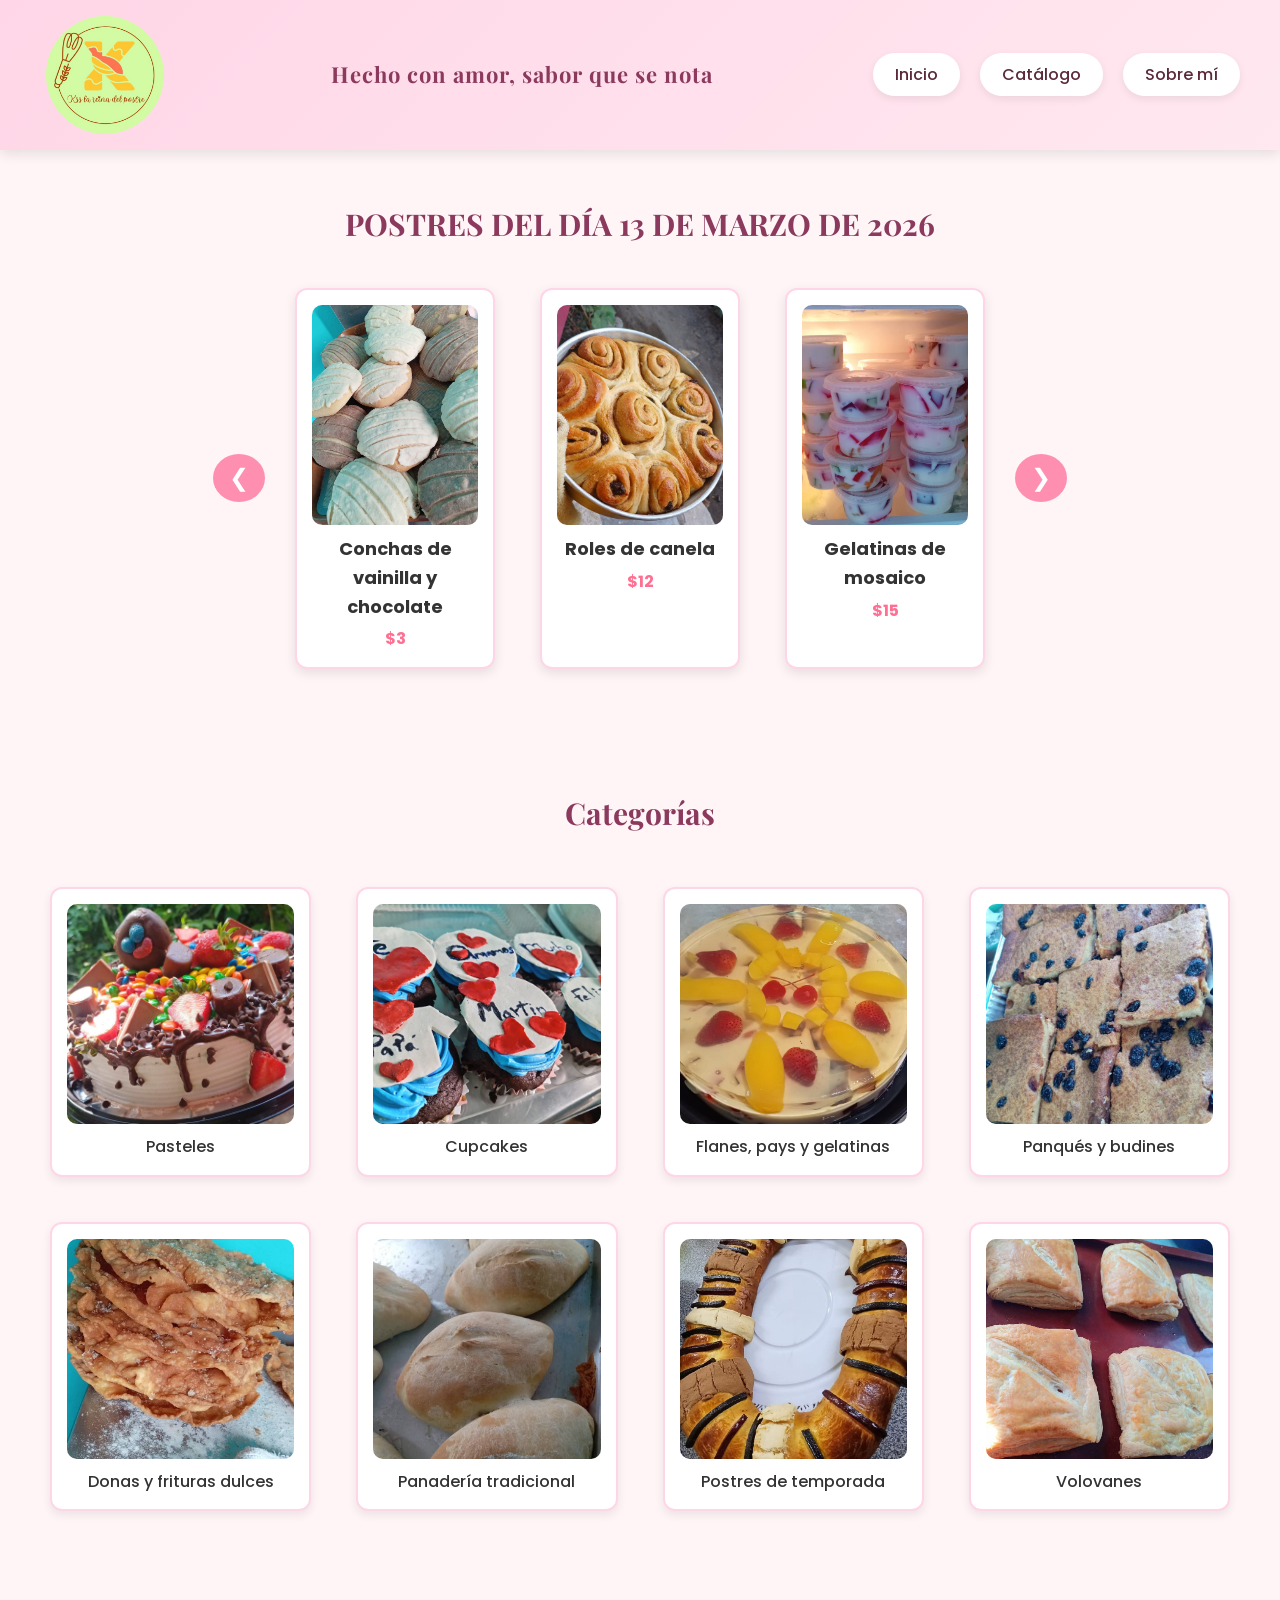
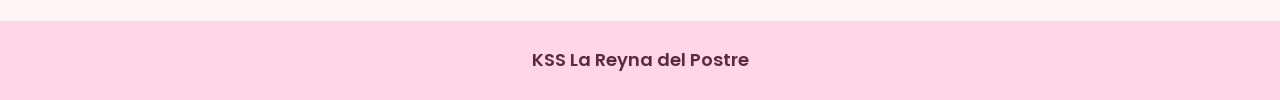
<file: reposteria/index.html>
<!DOCTYPE html>
<html lang="es">
<head>
<meta charset="UTF-8">
<meta name="viewport" content="width=device-width, initial-scale=1.0">
<title>KSS La Reyna del Postre</title>
<link rel="stylesheet" href="estilos.css">
<link href="https://fonts.googleapis.com/css2?family=Playfair+Display:wght@500&family=Poppins:wght@400;500&display=swap" rel="stylesheet">
</head>

<body>

<header class="header">

<div class="header-container">


<img src="images/logoMej.png" alt="Logo" class="logo">


<div class="slogan-container">
<h1 class="slogan">Hecho con amor, sabor que se nota</h1>
</div>

<nav class="navbar">
<ul class="menu">

<li><a href="index.html">Inicio</a></li>
<li><a href="catalogo.html">Catálogo</a></li>
<li><a href="sobremi.html">Sobre mí</a></li>

</ul>
</nav>

</div>

</header>

<main>

<section class="postres-dia">

<h2>POSTRES DEL DÍA 13 DE MARZO DE 2026</h2>

<div class="carousel">

<button class="prev">&#10094;</button>

<div class="carousel-track">

<div class="postre">
<img src="images/conchas.jpeg">
<h3>Conchas de vainilla y chocolate</h3>
<p>$3</p>
</div>

<div class="postre">
<img src="images/roles.jpeg">
<h3>Roles de canela</h3>
<p>$12</p>
</div>

<div class="postre">
<img src="images/gelaMosai.jpeg">
<h3>Gelatinas de mosaico</h3>
<p>$15</p>
</div>

</div>

<button class="next">&#10095;</button>

</div>

</section>

<section class="categorias">

<h2>Categorías</h2>

<div class="grid-categorias">

<a href="catalogo.html" class="categoria">
<img src="images/pasteles.jpeg">
<p>Pasteles</p>
</a>

<a href="catalogo.html" class="categoria">
<img src="images/cupcakes.jpeg">
<p>Cupcakes</p>
</a>

<a href="catalogo.html" class="categoria">
<img src="images/gelatinas.jpeg">
<p>Flanes, pays y gelatinas</p>
</a>

<a href="catalogo.html" class="categoria">
<img src="images/budin.jpeg">
<p>Panqués y budines</p>
</a>

<a href="catalogo.html" class="categoria">
<img src="images/bunuelos.jpeg">
<p>Donas y frituras dulces</p>
</a>

<a href="catalogo.html" class="categoria">
<img src="images/bolillos.jpeg">
<p>Panadería tradicional</p>
</a>

<a href="catalogo.html" class="categoria">
<img src="images/rosca.jpeg">
<p>Postres de temporada</p>
</a>

<a href="catalogo.html" class="categoria">
<img src="images/volovanes.jpeg">
<p>Volovanes</p>
</a>

</div>

</section>

</main>

<footer>

<p>
<a href="https://facebook.com" target="_blank">
KSS La Reyna del Postre
</a>
</p>

</footer>

<script src="script.js"></script>

</body>
</html>
</file>
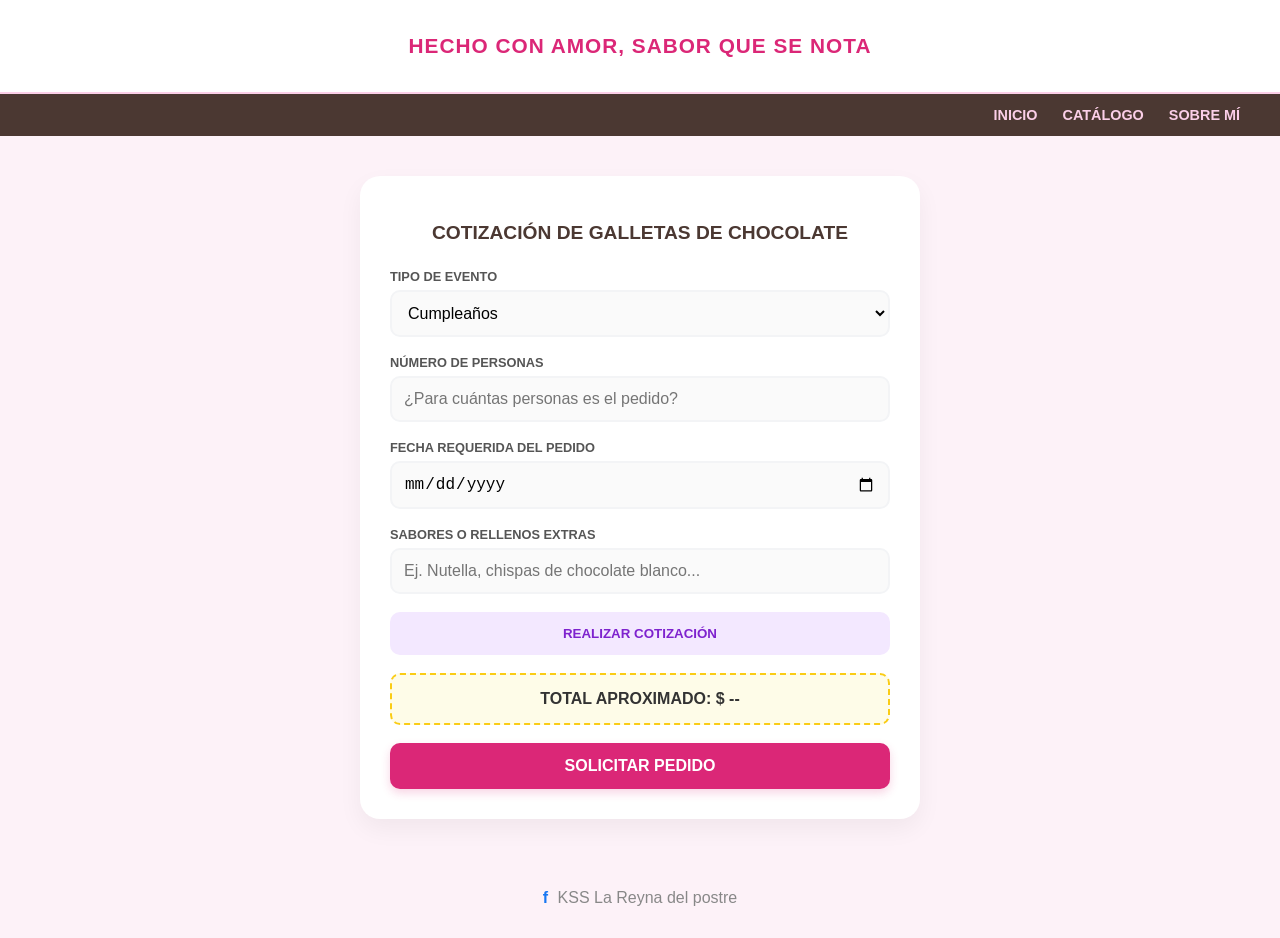
<file: formulario.html>
<!DOCTYPE html>
<html lang="es">
<head>
    <!-- Define el tipo de documento como HTML5 -->
    <meta charset="UTF-8">

    <!-- Permite que la página sea responsive en celulares -->
    <meta name="viewport" content="width=device-width, initial-scale=1.0">

    <!-- Título que aparece en la pestaña del navegador -->
    <title>Formulario de Cotización - KSS La Reyna del postre</title>

    <style>
        /* Definición de colores pastel y estilos base */
        :root {
            --pastel-pink: #fdf2f8;
            --accent-pink: #fbcfe8;
            --deep-pink: #db2777;
            --nav-brown: #4b3832; 
            --white: #ffffff;
            --soft-gray: #f3f4f6;
        }

        body {
            font-family: 'Segoe UI', sans-serif;
            margin: 0;
            background-color: var(--pastel-pink);
            color: #333;
        }

        /* HEADER: Contenedor del logo y slogan */
        header {
            background-color: var(--white);
            padding: 20px;
            text-align: center;
            border-bottom: 2px solid var(--accent-pink);
        }

        header h1 {
            font-size: 1.3rem;
            color: var(--deep-pink);
            text-transform: uppercase;
            letter-spacing: 1px;
        }

        /* NAV: Barra de navegación con elementos a la derecha */
        nav {
            background-color: var(--nav-brown);
            padding: 12px 40px;
        }

        nav ul {
            list-style: none;
            display: flex;
            justify-content: flex-end;
            margin: 0;
            padding: 0;
            gap: 25px;
        }

        nav ul li a {
            color: var(--accent-pink);
            text-decoration: none;
            font-size: 0.9rem;
            font-weight: bold;
            transition: 0.3s;
        }

        nav ul li a:hover {
            color: var(--white);
        }

        /* MAIN: Contenedor principal del contenido */
        main {
            display: flex;
            justify-content: center;
            padding: 40px 20px;
        }

        /* SECTION: Caja donde se encuentra el formulario */
        section {
            background-color: var(--white);
            max-width: 500px;
            width: 100%;
            padding: 30px;
            border-radius: 20px;
            box-shadow: 0 10px 25px rgba(0,0,0,0.05);
        }

        h2 {
            text-align: center;
            font-size: 1.2rem;
            margin-bottom: 25px;
            color: var(--nav-brown);
        }

        /* FORMULARIO */
        form {
            display: flex;
            flex-direction: column;
            gap: 18px;
        }

        /* Agrupa cada campo del formulario */
        .form-group {
            display: flex;
            flex-direction: column;
            gap: 6px;
        }

        label {
            font-size: 0.8rem;
            font-weight: bold;
            color: #555;
        }

        input, select {
            padding: 12px;
            border: 2px solid var(--soft-gray);
            border-radius: 10px;
            background-color: #fafafa;
            font-size: 1rem;
            outline: none;
        }

        input:focus {
            border-color: var(--accent-pink);
        }

        /* BOTONES */
        button {
            padding: 14px;
            border: none;
            border-radius: 10px;
            font-weight: bold;
            cursor: pointer;
            transition: 0.3s;
        }

        .btn-calc {
            background-color: #f3e8ff;
            color: #7e22ce;
        }

        .total-box {
            background-color: #fefce8;
            padding: 15px;
            text-align: center;
            border-radius: 10px;
            border: 2px dashed #facc15;
            font-weight: bold;
        }

        .btn-order {
            background-color: var(--deep-pink);
            color: white;
            font-size: 1rem;
            box-shadow: 0 4px 10px rgba(219, 39, 119, 0.2);
        }

        button:hover {
            filter: brightness(0.95);
            transform: translateY(-1px);
        }

        /* FOOTER */
        footer {
            text-align: center;
            padding: 30px;
            color: #888;
        }

        .fb-icon {
            color: #1877f2;
            font-weight: bold;
            margin-right: 5px;
        }
    </style>
</head>

<body>

    <!-- HEADER: Contiene el slogan del negocio -->
    <header>
        <h1>HECHO CON AMOR, SABOR QUE SE NOTA</h1>
    </header>

    <!-- NAV: Menú de navegación del sitio -->
    <nav>
        <ul>
            <li><a href="index.html">INICIO</a></li>
            <li><a href="catalogo.html">CATÁLOGO</a></li>
            <li><a href="sobremi.html">SOBRE MÍ</a></li>
        </ul>
    </nav>

    <!-- MAIN: Área principal del contenido -->
    <main>

        <!-- SECTION: Bloque que contiene el formulario de cotización -->
        <section>

            <!-- Título que explica la función del formulario -->
            <h2>COTIZACIÓN DE GALLETAS DE CHOCOLATE</h2>

            <!-- 
            ETIQUETA FORM
            Define un formulario HTML que permite al usuario ingresar datos
            para solicitar una cotización de productos.
            -->
            <form>
                
                <!-- 
                DIV .form-group
                Agrupa cada campo del formulario para mantener orden y diseño.
                -->
                <div class="form-group">

                    <!-- 
                    LABEL
                    Describe el campo que el usuario debe llenar.
                    -->
                    <label>TIPO DE EVENTO</label>

                    <!-- 
                    SELECT
                    Permite al usuario elegir una opción de una lista desplegable.
                    Se utiliza para seleccionar el tipo de evento para el pedido.
                    -->
                    <select name="evento">

                        <!-- OPTION define cada opción disponible -->
                        <option value="cumple">Cumpleaños</option>
                        <option value="boda">Boda</option>
                        <option value="escolar">Evento escolar</option>
                        <option value="reunion">Reunión familiar</option>
                        <option value="quinceaños">XV años</option>
                        <option value="graduacion">Graduación</option>
                        <option value="aniversario">Aniversario</option>

                    </select>
                </div>

                <!-- Campo para ingresar número de personas -->
                <div class="form-group">

                    <!-- Etiqueta descriptiva del campo -->
                    <label>NÚMERO DE PERSONAS</label>

                    <!-- 
                    INPUT type="number"
                    Permite ingresar únicamente números.
                    En este caso se usa para indicar para cuántas personas
                    será el pedido de galletas.
                    -->
                    <input type="number" 
                    name="cantidad" 
                    placeholder="¿Para cuántas personas es el pedido?" 
                    min="1">

                </div>

                <!-- Campo para seleccionar fecha -->
                <div class="form-group">

                    <label>FECHA REQUERIDA DEL PEDIDO</label>

                    <!-- 
                    INPUT type="date"
                    Permite al usuario seleccionar una fecha desde un calendario.
                    Se utiliza para indicar cuándo necesita el pedido.
                    -->
                    <input type="date" name="fecha">

                </div>

                <!-- Campo para agregar notas o personalización -->
                <div class="form-group">

                    <label>SABORES O RELLENOS EXTRAS</label>

                    <!-- 
                    INPUT type="text"
                    Permite escribir texto libre.
                    En este caso el cliente puede agregar sabores o detalles
                    personalizados para las galletas.
                    -->
                    <input type="text" 
                    name="notas" 
                    placeholder="Ej. Nutella, chispas de chocolate blanco...">

                </div>

                <!-- 
                BOTÓN PARA CALCULAR COTIZACIÓN
                Este botón puede usarse posteriormente con JavaScript
                para calcular el precio aproximado del pedido.
                -->
                <button type="button" class="btn-calc">
                    REALIZAR COTIZACIÓN
                </button>

                <!-- 
                CONTENEDOR DEL RESULTADO
                Aquí se mostrará el precio aproximado del pedido
                después de realizar el cálculo.
                -->
                <div class="total-box">
                    <span>TOTAL APROXIMADO: $ --</span>
                </div>

                <!-- 
                BOTÓN DE ENVÍO DEL FORMULARIO
                type="submit" envía los datos del formulario
                para procesar el pedido o guardarlo en un sistema.
                -->
                <button type="submit" class="btn-order">
                    SOLICITAR PEDIDO
                </button>

            </form>
        </section>
    </main>

    <!-- FOOTER: Pie de página con referencia a Facebook -->
    <footer>
        <span class="fb-icon">f</span>
        <span>KSS La Reyna del postre</span>
    </footer>

</body>
</html>
</file>
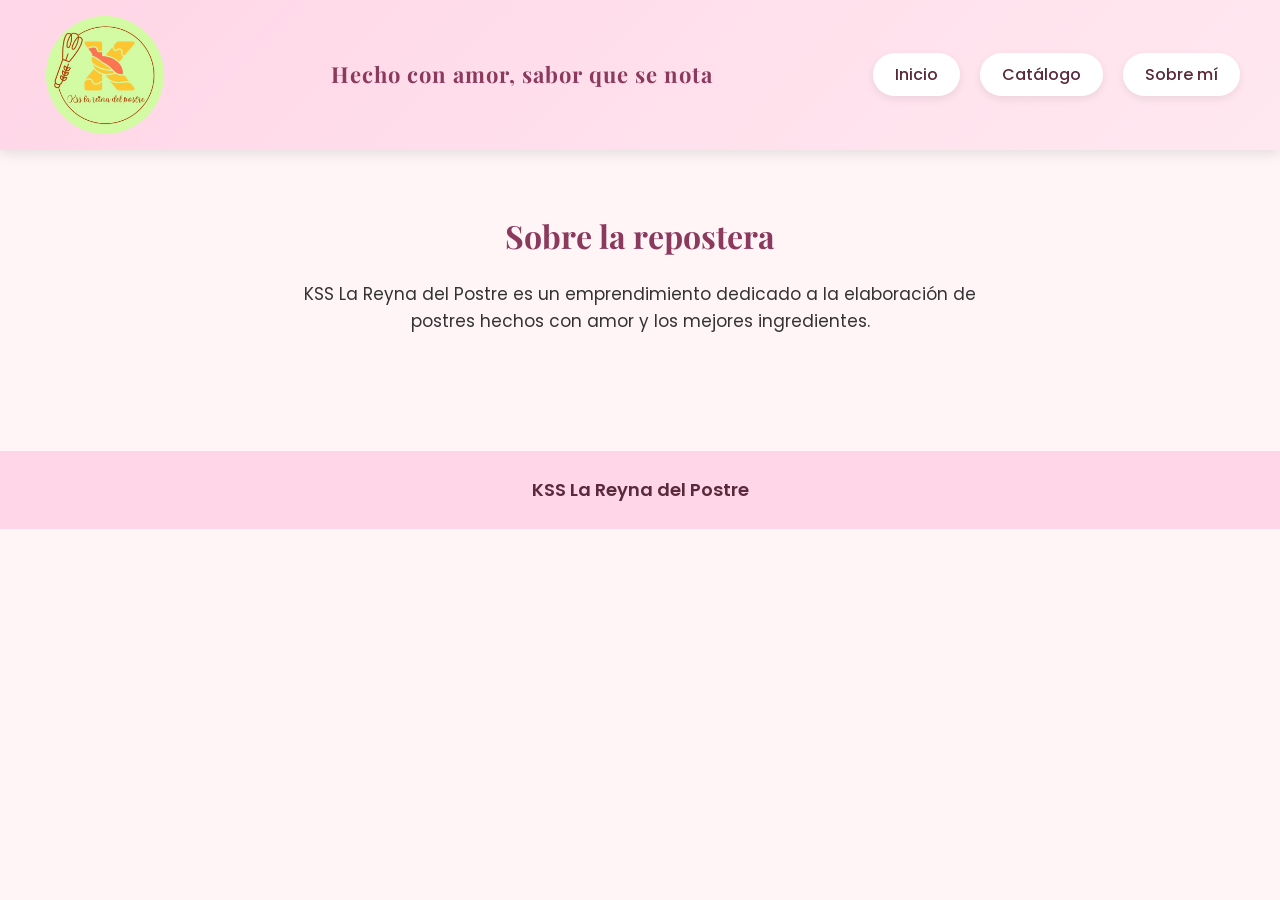
<file: reposteria/sobremi.html>
<!DOCTYPE html>
<html lang="es">
<head>
<meta charset="UTF-8">
<meta name="viewport" content="width=device-width, initial-scale=1.0">
<title>Sobre mí</title>
<link rel="stylesheet" href="estilos.css">
<link href="https://fonts.googleapis.com/css2?family=Playfair+Display:wght@500&family=Poppins:wght@400;500&display=swap" rel="stylesheet">
</head>

<body>

<header class="header">

<div class="header-container">


<img src="images/logoMej.png" alt="Logo" class="logo">


<div class="slogan-container">
<h1 class="slogan">Hecho con amor, sabor que se nota</h1>
</div>

<nav class="navbar">
<ul class="menu">

<li><a href="index.html">Inicio</a></li>
<li><a href="catalogo.html">Catálogo</a></li>
<li><a href="sobremi.html">Sobre mí</a></li>

</ul>
</nav>

</div>

</header>

<main class="sobre-mi">

<h2>Sobre la repostera</h2>

<p>
KSS La Reyna del Postre es un emprendimiento dedicado a la elaboración
de postres hechos con amor y los mejores ingredientes.
</p>



</main>

<footer>

<p>
<a href="https://facebook.com" target="_blank">
KSS La Reyna del Postre
</a>
</p>

</footer>

</body>
</html>
</file>
<file: reposteria/estilos.css>
/* ===================================================== */
/* CONFIGURACIÓN GENERAL */
/* ===================================================== */

/* Selector universal (*)
   Se aplica a TODOS los elementos de la página.
   Se utiliza para eliminar los márgenes y padding por defecto
   del navegador y evitar diferencias entre navegadores.

   También se aplica box-sizing:border-box para que el cálculo
   del tamaño de los elementos incluya el padding y el border
   dentro del width y height (parte del CSS Box Model). */

*{
margin:0;
padding:0;
box-sizing:border-box;
}

/* Selector de etiqueta (body)
   Aplica estilos al cuerpo completo de la página. */

body{
font-family:'Poppins', sans-serif;
background:#fff5f7;
color:#333;
line-height:1.6;
}


/* ===================================================== */
/* HEADER */
/* ===================================================== */

/* Selector de clase (.header)
   Define el diseño visual del encabezado del sitio web. */

.header{
background:linear-gradient(135deg,#ffd6e7,#ffe8f0);
box-shadow:0 4px 12px rgba(0,0,0,0.1);

/* padding forma parte del modelo de caja
   y crea espacio interno dentro del header */

padding:10px 40px;
}

/* Contenedor del header */

.header-container{

/* Flexbox permite acomodar logo, slogan y menú en una fila */

display:flex;
align-items:center;
justify-content:space-between;
}


/* ===================================================== */
/* LOGO */
/* ===================================================== */

/* Selector de clase (.logo)
   Controla el tamaño del logo del negocio */

.logo{

/* width y height controlan el tamaño del elemento */

height:130px;
width:auto;
}


/* ===================================================== */
/* SLOGAN */
/* ===================================================== */

.slogan-container{
flex:1;
text-align:center;
}

/* Estilos del texto del slogan */

.slogan{
font-family:'Playfair Display',serif;
font-size:22px;
color:#8b3a5e;
letter-spacing:1px;
}


/* ===================================================== */
/* NAVBAR */
/* ===================================================== */

.navbar{
display:flex;
justify-content:flex-end;
}

.menu{

/* Flexbox organiza los botones del menú */

display:flex;
gap:20px;
list-style:none;
}


/* ===================================================== */
/* BOTONES DEL MENÚ */
/* ===================================================== */

/* Selector descendente (.menu a)
   Aplica estilos a los enlaces que están dentro del menú */

.menu a{

text-decoration:none;
font-family:'Poppins',sans-serif;
font-weight:500;
font-size:16px;

/* padding genera espacio interno dentro del botón */

padding:10px 22px;

border-radius:25px;
color:#5a2a3b;
background:white;

box-shadow:0 3px 8px rgba(0,0,0,0.08);
transition:all 0.3s ease;
}

/* Pseudo-clase hover
   Cambia el estilo cuando el usuario pasa el cursor */

.menu a:hover{
background:#ff8fb1;
color:white;
transform:translateY(-2px);
box-shadow:0 6px 12px rgba(0,0,0,0.15);
}


/* ===================================================== */
/* POSTRES DEL DÍA */
/* ===================================================== */

.postres-dia{

/* padding crea espacio interno en la sección */

padding:50px;
text-align:center;
}

.postres-dia h2{
font-family:'Playfair Display',serif;
font-size:30px;

/* margin separa el título de los elementos inferiores */

margin-bottom:30px;
color:#8b3a5e;
}


/* ===================================================== */
/* CARRUSEL */
/* ===================================================== */

.carousel{
display:flex;
align-items:center;
justify-content:center;
gap:20px;
}

.carousel button{

background:#ff8fb1;
border:none;
color:white;
font-size:24px;

/* padding controla el tamaño interno del botón */

padding:10px 16px;

border-radius:50%;
cursor:pointer;
transition:0.3s;
}

.carousel button:hover{
background:#ff6f91;
}


/* ===================================================== */
/* CONTENEDOR DE TARJETAS */
/* ===================================================== */

.carousel-track{

/* flex organiza las tarjetas horizontalmente */

display:flex;
gap:25px;
transition:transform 0.5s;
}


/* ===================================================== */
/* TARJETAS DE POSTRES */
/* EJEMPLO DEL CSS BOX MODEL */
/* ===================================================== */

.postre{

/* CONTENT
   El contenido de esta caja incluye
   la imagen del postre, su nombre y precio */

background:white;

/* WIDTH controla el ancho de la tarjeta */

width:200px;

/* PADDING
   Espacio interno entre el contenido y el borde */

padding:15px;

/* BORDER
   Borde visible de la tarjeta */

border:2px solid #ffd6e7;

/* BORDER RADIUS
   Redondea las esquinas */

border-radius:12px;

/* MARGIN
   Espacio externo entre tarjetas */

margin:10px;

box-shadow:0 4px 12px rgba(0,0,0,0.1);
transition:0.3s;

/* flex organiza contenido verticalmente */

display:flex;
flex-direction:column;
align-items:center;
}

.postre:hover{
transform:translateY(-5px);
}

/* Imagen del postre */

.postre img{

/* width ocupa todo el ancho del contenedor */

width:100%;

/* height controla la altura para que todas
   las imágenes tengan el mismo tamaño */

height:220px;

/* evita que la imagen se deforme */

object-fit:cover;

border-radius:10px;
margin-bottom:10px;
}

.postre h3{
font-size:18px;
margin-bottom:5px;
}

.postre p{
font-weight:bold;
color:#ff6f91;
}


/* ===================================================== */
/* CATEGORÍAS */
/* ===================================================== */

.categorias{
padding:60px 40px;
text-align:center;
}

.categorias h2{
font-family:'Playfair Display',serif;
font-size:30px;
margin-bottom:40px;
color:#8b3a5e;
}


/* ===================================================== */
/* GRID DE CATEGORÍAS */
/* ===================================================== */

.grid-categorias{

/* CSS Grid organiza las categorías en columnas */

display:grid;
grid-template-columns:repeat(4,1fr);
gap:25px;
}


/* ===================================================== */
/* TARJETAS DE CATEGORÍAS */
/* (APLICANDO EL BOX MODEL) */
/* ===================================================== */

.categoria{

background:white;

/* padding crea espacio interno */

padding:15px;

/* border forma parte del modelo de caja */

border:2px solid #ffd6e7;

border-radius:12px;

/* margin separa tarjetas */

margin:10px;

text-decoration:none;
color:#333;

box-shadow:0 4px 10px rgba(0,0,0,0.08);
transition:0.3s;

display:flex;
flex-direction:column;
align-items:center;
}

.categoria:hover{
transform:translateY(-6px);
box-shadow:0 8px 16px rgba(0,0,0,0.15);
}

/* Imagen de categoría */

.categoria img{

width:100%;

/* altura fija para que todas las imágenes
   tengan el mismo tamaño */

height:220px;

/* evita deformación */

object-fit:cover;

border-radius:10px;

margin-bottom:10px;
}

.categoria p{
font-weight:500;
font-size:16px;
}


/* ===================================================== */
/* CATÁLOGO */
/* ===================================================== */

.titulo{
text-align:center;
font-size:32px;
margin-top:40px;
color:#8b3a5e;
font-family:'Playfair Display',serif;
}

.catalogo-grid{
display:grid;
grid-template-columns:repeat(4,1fr);
gap:25px;
padding:50px;
}

.producto{

background:white;

padding:15px;

border:2px solid #ffd6e7;

border-radius:12px;

margin:10px;

text-align:center;

box-shadow:0 4px 10px rgba(0,0,0,0.1);
transition:0.3s;
}

.producto:hover{
transform:translateY(-6px);
}

.producto img{
width:100%;
height:220px;
object-fit:cover;
border-radius:10px;
margin-bottom:10px;
}

.producto h3{
margin-bottom:5px;
}

.producto p{
color:#ff6f91;
font-weight:bold;
}


/* ===================================================== */
/* SOBRE MI */
/* ===================================================== */

.sobre-mi{

max-width:800px;

/* margin auto centra el contenedor */

margin:auto;

padding:60px 30px;

text-align:center;
}

.sobre-mi h2{
font-family:'Playfair Display',serif;
font-size:32px;
margin-bottom:20px;
color:#8b3a5e;
}

.sobre-mi p{
margin-bottom:15px;
font-size:17px;
}


/* ===================================================== */
/* FOOTER */
/* ===================================================== */

footer{

background:#ffd6e7;

padding:25px;

text-align:center;

/* margin-top separa el footer del contenido */

margin-top:40px;
}

footer a{
text-decoration:none;
font-weight:600;
color:#5a2a3b;
font-size:18px;
transition:0.3s;
}

footer a:hover{
color:#ff6f91;
}


/* ===================================================== */
/* RESPONSIVE */
/* ===================================================== */

@media (max-width:1000px){

.header-container{
flex-direction:column;
gap:15px;
}

.menu{
flex-wrap:wrap;
justify-content:center;
}

.grid-categorias{
grid-template-columns:repeat(2,1fr);
}

.catalogo-grid{
grid-template-columns:repeat(2,1fr);
}

}

@media (max-width:600px){

.grid-categorias{
grid-template-columns:1fr;
}

.catalogo-grid{
grid-template-columns:1fr;
}

.postres-dia{
padding:30px;
}

}
</file>
